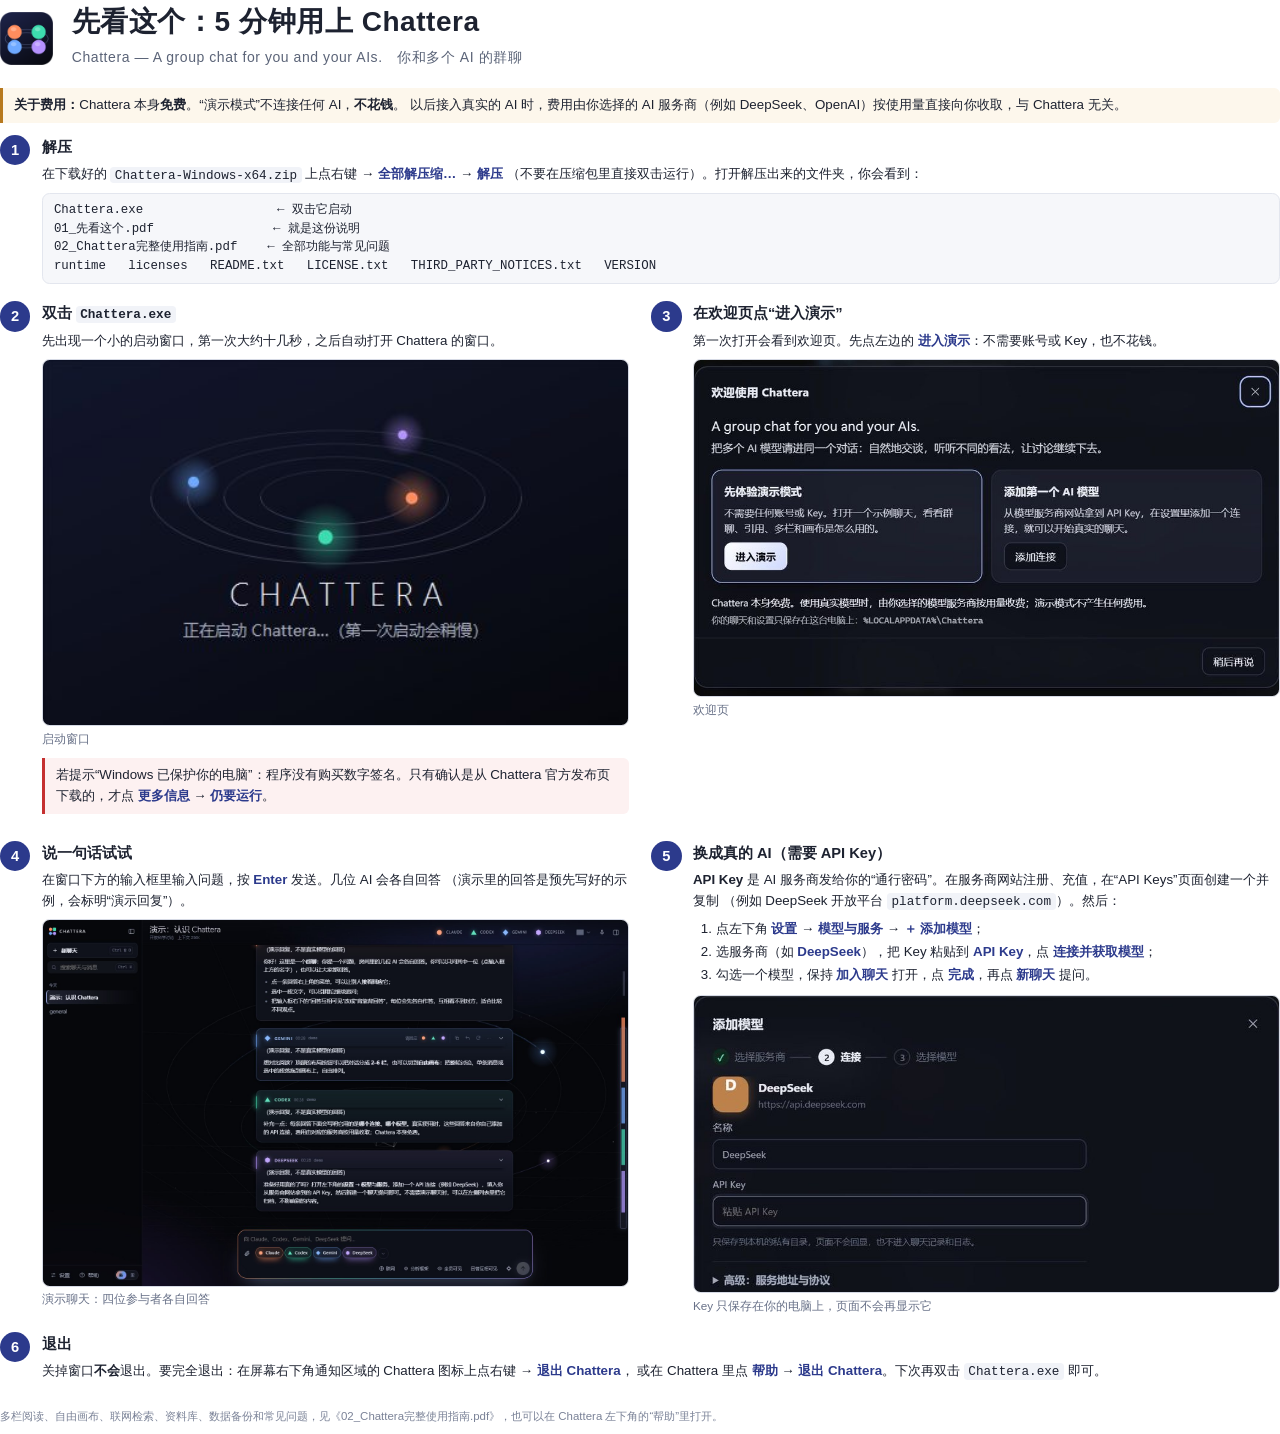
<file: docs/user-guide/01_start.html>
<!doctype html>
<html lang="zh-CN">
<head>
<meta charset="utf-8">
<title>先看这个 — Chattera 快速上手</title>
<link rel="stylesheet" href="guide.css">
<style>
  html { font-size: 10pt; line-height: 1.55; }
  .step { margin: 2mm 0; }
  .row { display: grid; grid-template-columns: 1fr 1fr; gap: 6mm; align-items: start; }
  figure { margin: 1.5mm 0 0; }
  h3 { font-size: 11pt; }
</style>
</head>
<body>
<div class="cover">
  <img src="../../src/static/mc/favicon.ico" alt="">
  <div><h1>先看这个：5 分钟用上 Chattera<small>Chattera — A group chat for you and your AIs.　你和多个 AI 的群聊</small></h1></div>
</div>

<div class="note money"><b>关于费用：</b>Chattera 本身<b>免费</b>。“演示模式”不连接任何 AI，<b>不花钱</b>。
以后接入真实的 AI 时，费用由你选择的 AI 服务商（例如 DeepSeek、OpenAI）按使用量直接向你收取，与 Chattera 无关。</div>

<div class="step"><div class="num">1</div><div>
  <h3>解压</h3>
  <p>在下载好的 <code>Chattera-Windows-x64.zip</code> 上点右键 → <b class="ui">全部解压缩…</b> → <b class="ui">解压</b>
  （不要在压缩包里直接双击运行）。打开解压出来的文件夹，你会看到：</p>
  <div class="files">Chattera.exe                  ← 双击它启动
01_先看这个.pdf                ← 就是这份说明
02_Chattera完整使用指南.pdf    ← 全部功能与常见问题
runtime   licenses   README.txt   LICENSE.txt   THIRD_PARTY_NOTICES.txt   VERSION</div>
</div></div>

<div class="row">
  <div class="step"><div class="num">2</div><div>
    <h3>双击 <code>Chattera.exe</code></h3>
    <p>先出现一个小的启动窗口，第一次大约十几秒，之后自动打开 Chattera 的窗口。</p>
    <figure><img src="img/splash.jpg" alt="启动窗口"><figcaption>启动窗口</figcaption></figure>
    <div class="note warn">若提示“Windows 已保护你的电脑”：程序没有购买数字签名。只有确认是从 Chattera 官方发布页下载的，才点
    <b class="ui">更多信息</b> → <b class="ui">仍要运行</b>。</div>
  </div></div>
  <div class="step"><div class="num">3</div><div>
    <h3>在欢迎页点“进入演示”</h3>
    <p>第一次打开会看到欢迎页。先点左边的 <b class="ui">进入演示</b>：不需要账号或 Key，也不花钱。</p>
    <figure><img src="img/01-welcome-crop.jpg" alt="欢迎页"><figcaption>欢迎页</figcaption></figure>
  </div></div>
</div>

<div class="row">
  <div class="step"><div class="num">4</div><div>
    <h3>说一句话试试</h3>
    <p>在窗口下方的输入框里输入问题，按 <b class="ui">Enter</b> 发送。几位 AI 会各自回答
    （演示里的回答是预先写好的示例，会标明“演示回复”）。</p>
    <figure><img src="img/02-demo-chat.jpg" alt="演示聊天"><figcaption>演示聊天：四位参与者各自回答</figcaption></figure>
  </div></div>
  <div class="step"><div class="num">5</div><div>
    <h3>换成真的 AI（需要 API Key）</h3>
    <p><b>API Key</b> 是 AI 服务商发给你的“通行密码”。在服务商网站注册、充值，在“API Keys”页面创建一个并复制
    （例如 DeepSeek 开放平台 <code>platform.deepseek.com</code>）。然后：</p>
    <ol>
      <li>点左下角 <b class="ui">设置</b> → <b class="ui">模型与服务</b> → <b class="ui">＋ 添加模型</b>；</li>
      <li>选服务商（如 <b class="ui">DeepSeek</b>），把 Key 粘贴到 <b class="ui">API Key</b>，点 <b class="ui">连接并获取模型</b>；</li>
      <li>勾选一个模型，保持 <b class="ui">加入聊天</b> 打开，点 <b class="ui">完成</b>，再点 <b class="ui">新聊天</b> 提问。</li>
    </ol>
    <figure><img src="img/07-add-deepseek-crop.jpg" alt="填写 API Key"><figcaption>Key 只保存在你的电脑上，页面不会再显示它</figcaption></figure>
  </div></div>
</div>

<div class="step"><div class="num">6</div><div>
  <h3>退出</h3>
  <p>关掉窗口<b>不会</b>退出。要完全退出：在屏幕右下角通知区域的 Chattera 图标上点右键 → <b class="ui">退出 Chattera</b>，
  或在 Chattera 里点 <b class="ui">帮助</b> → <b class="ui">退出 Chattera</b>。下次再双击 <code>Chattera.exe</code> 即可。</p>
</div></div>

<p class="foot">多栏阅读、自由画布、联网检索、资料库、数据备份和常见问题，见《02_Chattera完整使用指南.pdf》，也可以在 Chattera 左下角的“帮助”里打开。</p>
</body>
</html>
</file>
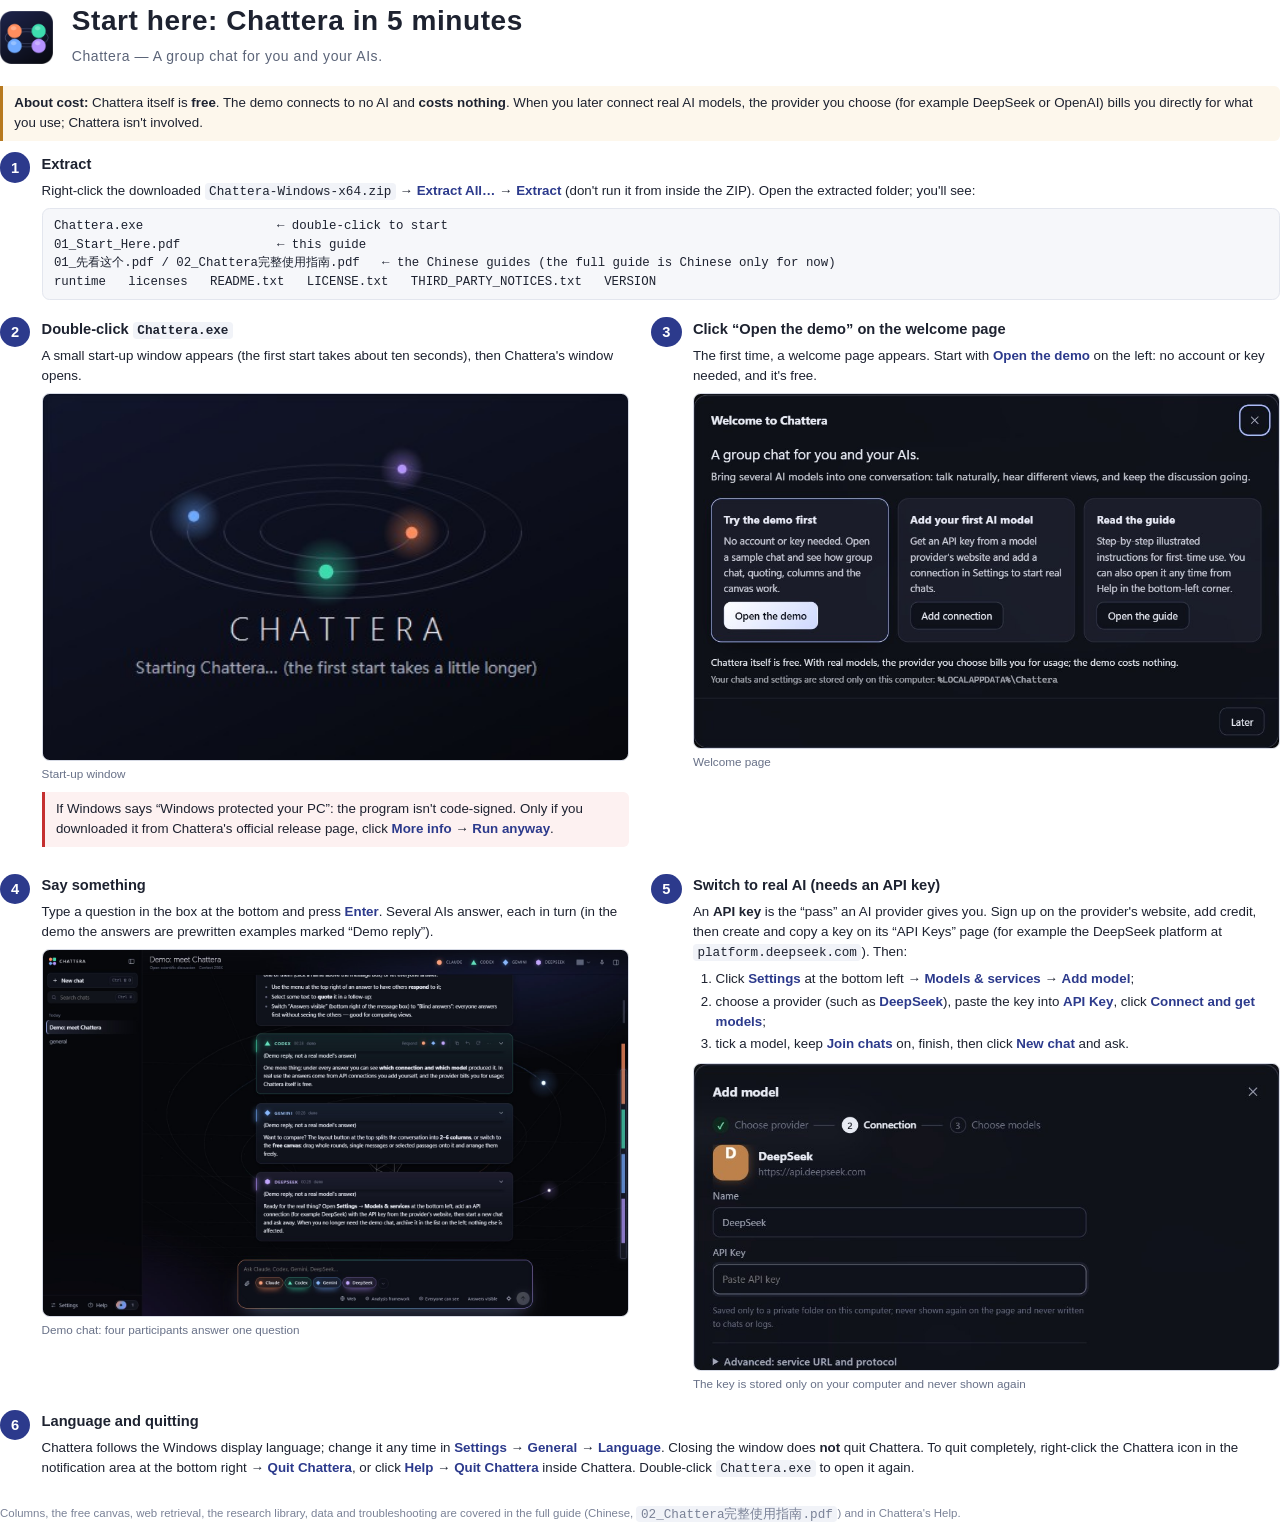
<file: docs/user-guide/01_start_en.html>
<!doctype html>
<html lang="en">
<head>
<meta charset="utf-8">
<title>Start here — Chattera quick start</title>
<link rel="stylesheet" href="guide.css">
<style>
  html { font-size: 10pt; line-height: 1.5; }
  .step { margin: 2mm 0; }
  .row { display: grid; grid-template-columns: 1fr 1fr; gap: 6mm; align-items: start; }
  figure { margin: 1.5mm 0 0; }
  h3 { font-size: 11pt; }
</style>
</head>
<body>
<div class="cover">
  <img src="../../src/static/mc/favicon.ico" alt="">
  <div><h1>Start here: Chattera in 5 minutes<small>Chattera — A group chat for you and your AIs.</small></h1></div>
</div>

<div class="note money"><b>About cost:</b> Chattera itself is <b>free</b>. The demo connects to no AI and <b>costs nothing</b>.
When you later connect real AI models, the provider you choose (for example DeepSeek or OpenAI) bills you directly for
what you use; Chattera isn't involved.</div>

<div class="step"><div class="num">1</div><div>
  <h3>Extract</h3>
  <p>Right-click the downloaded <code>Chattera-Windows-x64.zip</code> → <b class="ui">Extract All…</b> → <b class="ui">Extract</b>
  (don't run it from inside the ZIP). Open the extracted folder; you'll see:</p>
  <div class="files">Chattera.exe                  ← double-click to start
01_Start_Here.pdf             ← this guide
01_先看这个.pdf / 02_Chattera完整使用指南.pdf   ← the Chinese guides (the full guide is Chinese only for now)
runtime   licenses   README.txt   LICENSE.txt   THIRD_PARTY_NOTICES.txt   VERSION</div>
</div></div>

<div class="row">
  <div class="step"><div class="num">2</div><div>
    <h3>Double-click <code>Chattera.exe</code></h3>
    <p>A small start-up window appears (the first start takes about ten seconds), then Chattera's window opens.</p>
    <figure><img src="img/splash-en.jpg" alt="Start-up window"><figcaption>Start-up window</figcaption></figure>
    <div class="note warn">If Windows says “Windows protected your PC”: the program isn't code-signed. Only if you downloaded it
    from Chattera's official release page, click <b class="ui">More info</b> → <b class="ui">Run anyway</b>.</div>
  </div></div>
  <div class="step"><div class="num">3</div><div>
    <h3>Click “Open the demo” on the welcome page</h3>
    <p>The first time, a welcome page appears. Start with <b class="ui">Open the demo</b> on the left: no account or key needed, and it's free.</p>
    <figure><img src="img/01-welcome-crop-en.jpg" alt="Welcome page"><figcaption>Welcome page</figcaption></figure>
  </div></div>
</div>

<div class="row">
  <div class="step"><div class="num">4</div><div>
    <h3>Say something</h3>
    <p>Type a question in the box at the bottom and press <b class="ui">Enter</b>. Several AIs answer, each in turn
    (in the demo the answers are prewritten examples marked “Demo reply”).</p>
    <figure><img src="img/02-demo-chat-en.jpg" alt="Demo chat"><figcaption>Demo chat: four participants answer one question</figcaption></figure>
  </div></div>
  <div class="step"><div class="num">5</div><div>
    <h3>Switch to real AI (needs an API key)</h3>
    <p>An <b>API key</b> is the “pass” an AI provider gives you. Sign up on the provider's website, add credit, then create
    and copy a key on its “API Keys” page (for example the DeepSeek platform at <code>platform.deepseek.com</code>). Then:</p>
    <ol>
      <li>Click <b class="ui">Settings</b> at the bottom left → <b class="ui">Models &amp; services</b> → <b class="ui">Add model</b>;</li>
      <li>choose a provider (such as <b class="ui">DeepSeek</b>), paste the key into <b class="ui">API Key</b>, click <b class="ui">Connect and get models</b>;</li>
      <li>tick a model, keep <b class="ui">Join chats</b> on, finish, then click <b class="ui">New chat</b> and ask.</li>
    </ol>
    <figure><img src="img/07-add-deepseek-crop-en.jpg" alt="Entering the API key"><figcaption>The key is stored only on your computer and never shown again</figcaption></figure>
  </div></div>
</div>

<div class="step"><div class="num">6</div><div>
  <h3>Language and quitting</h3>
  <p>Chattera follows the Windows display language; change it any time in <b class="ui">Settings</b> → <b class="ui">General</b> →
  <b class="ui">Language</b>. Closing the window does <b>not</b> quit Chattera. To quit completely, right-click the Chattera icon in the
  notification area at the bottom right → <b class="ui">Quit Chattera</b>, or click <b class="ui">Help</b> → <b class="ui">Quit Chattera</b>
  inside Chattera. Double-click <code>Chattera.exe</code> to open it again.</p>
</div></div>

<p class="foot">Columns, the free canvas, web retrieval, the research library, data and troubleshooting are covered in the full
guide (Chinese, <code>02_Chattera完整使用指南.pdf</code>) and in Chattera's Help.</p>
</body>
</html>
</file>
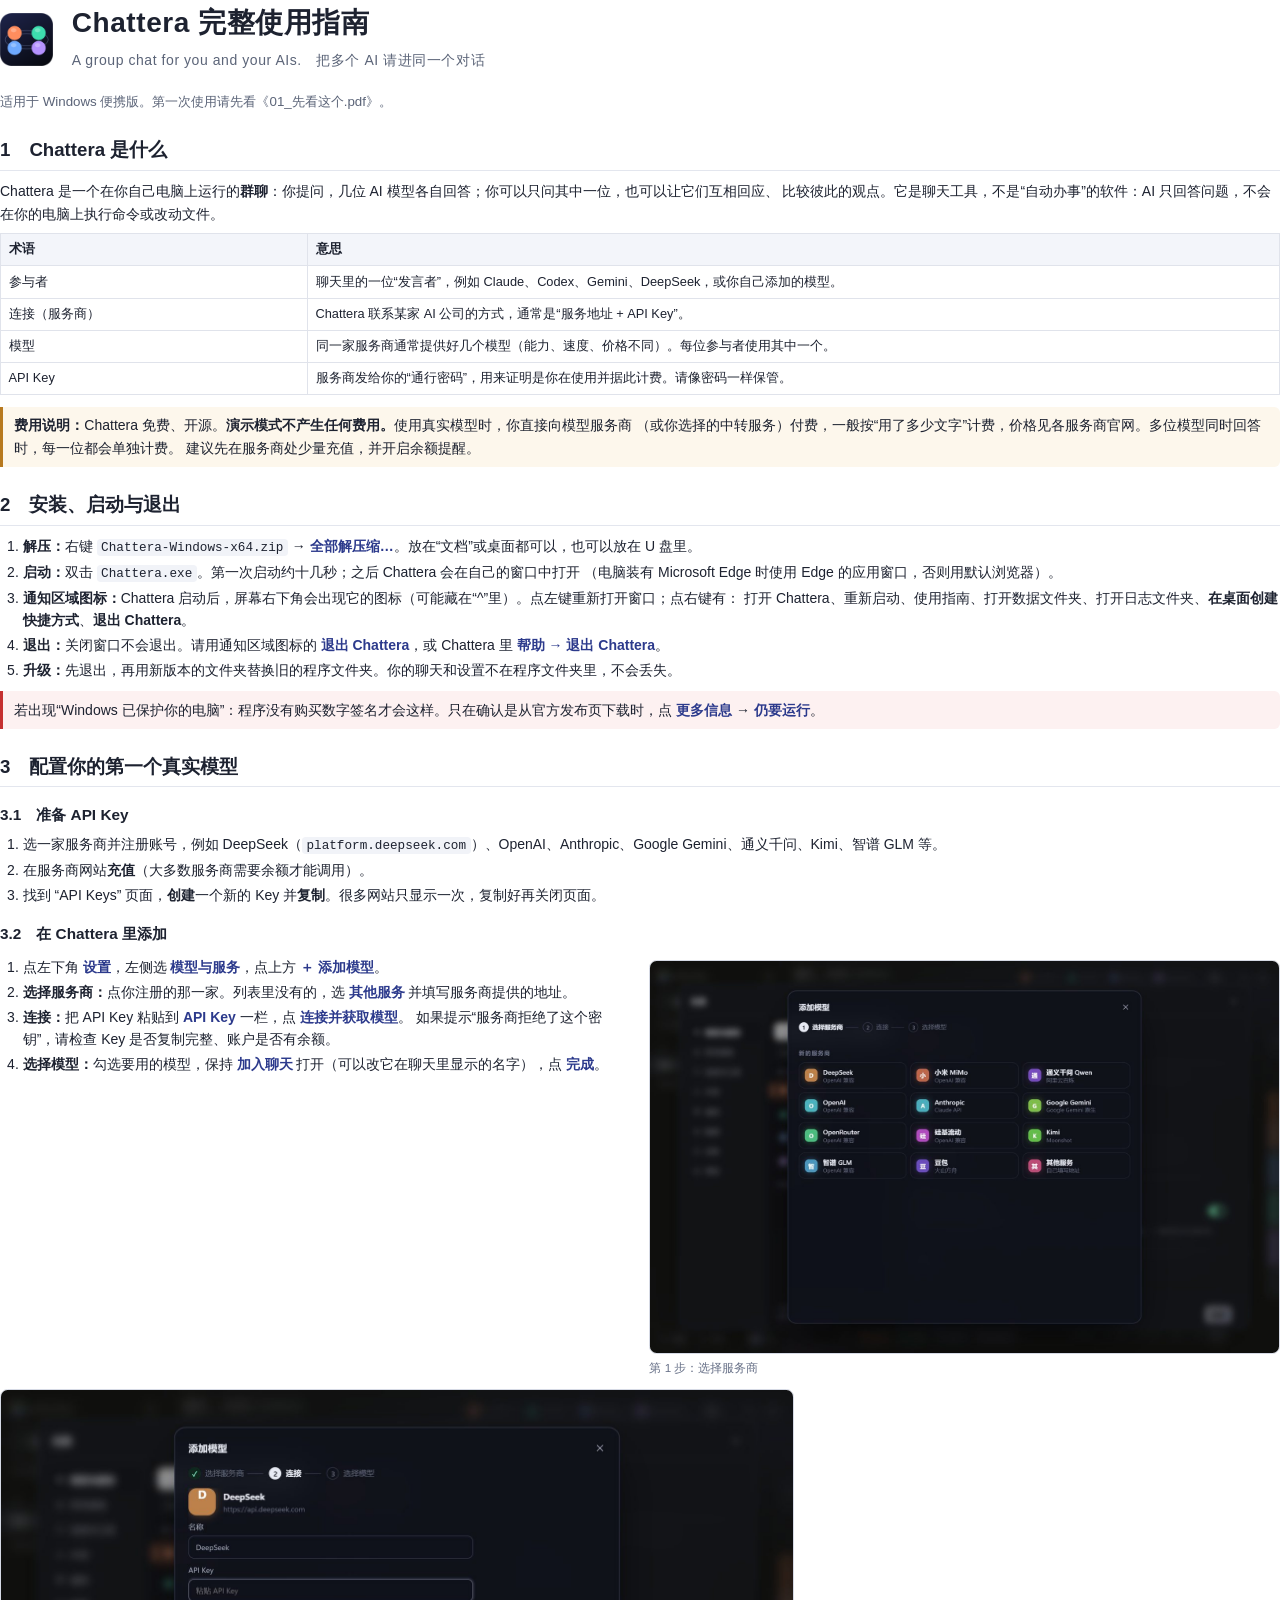
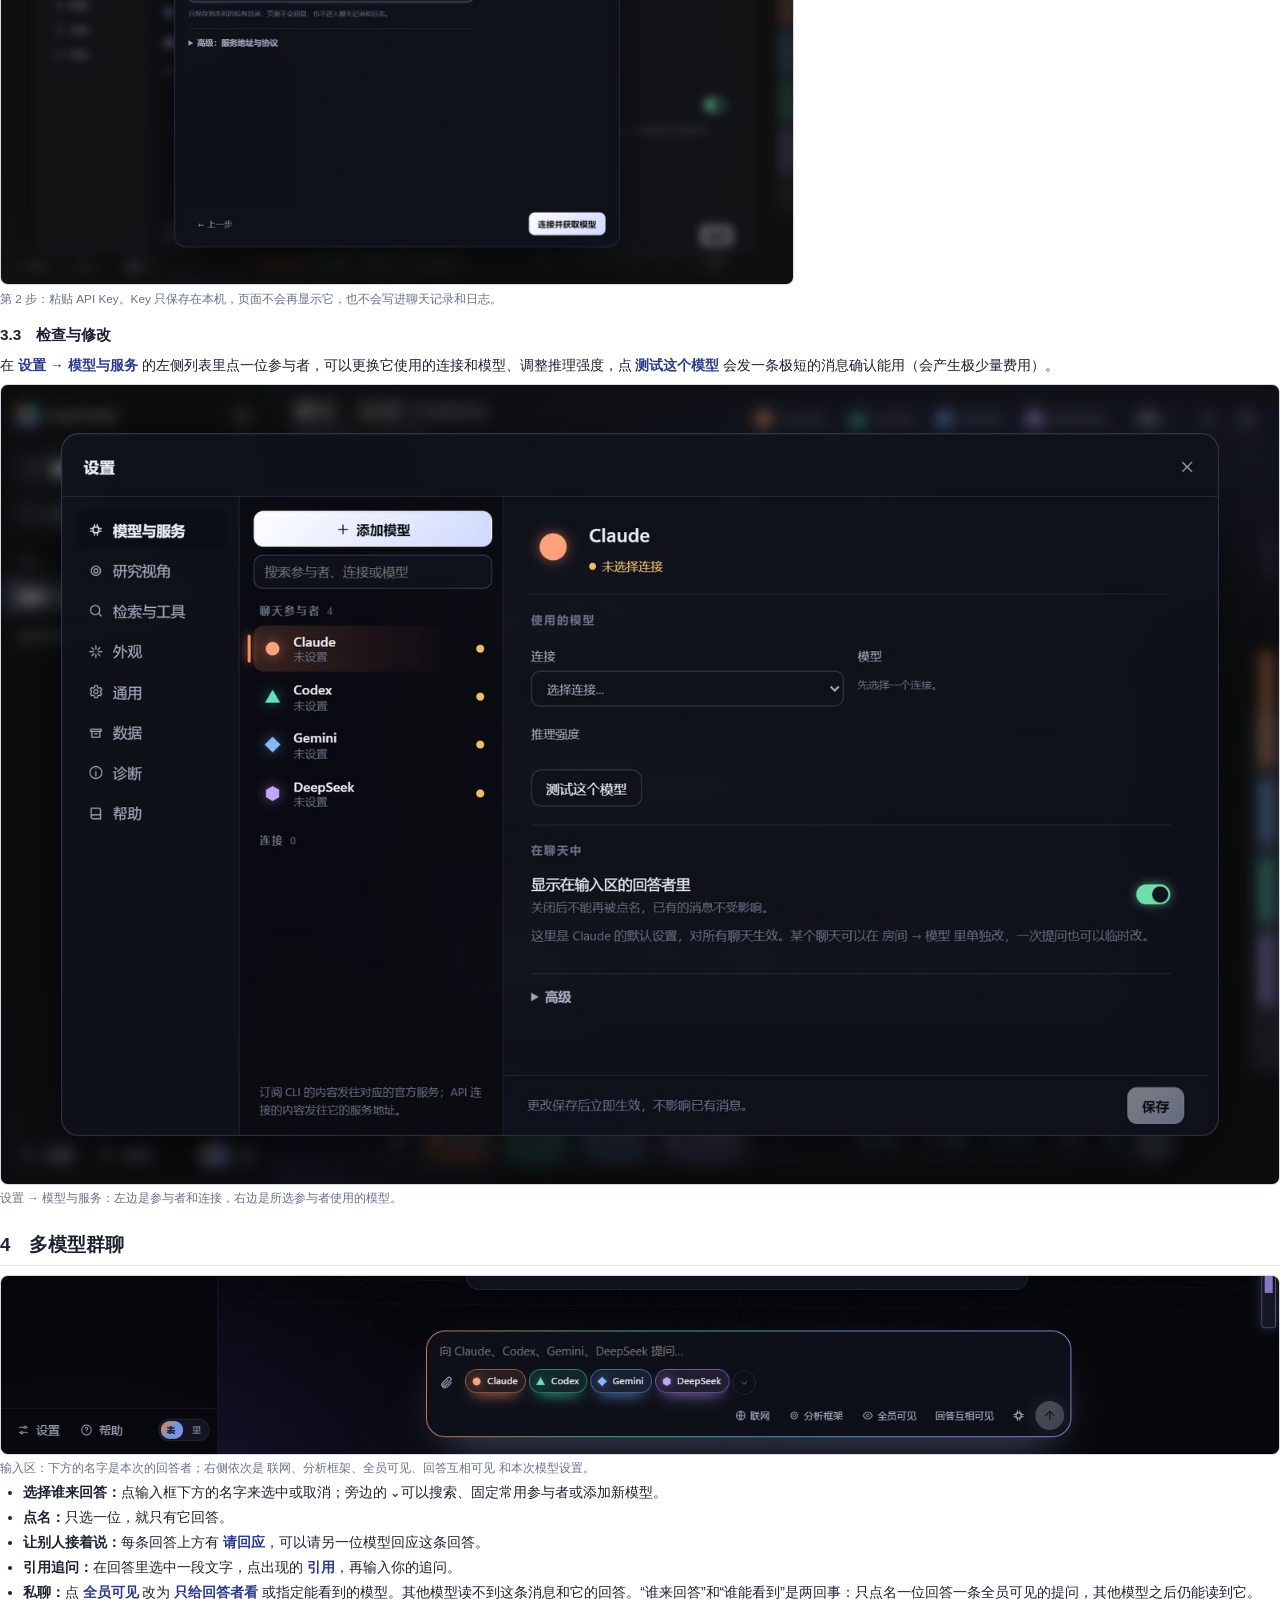
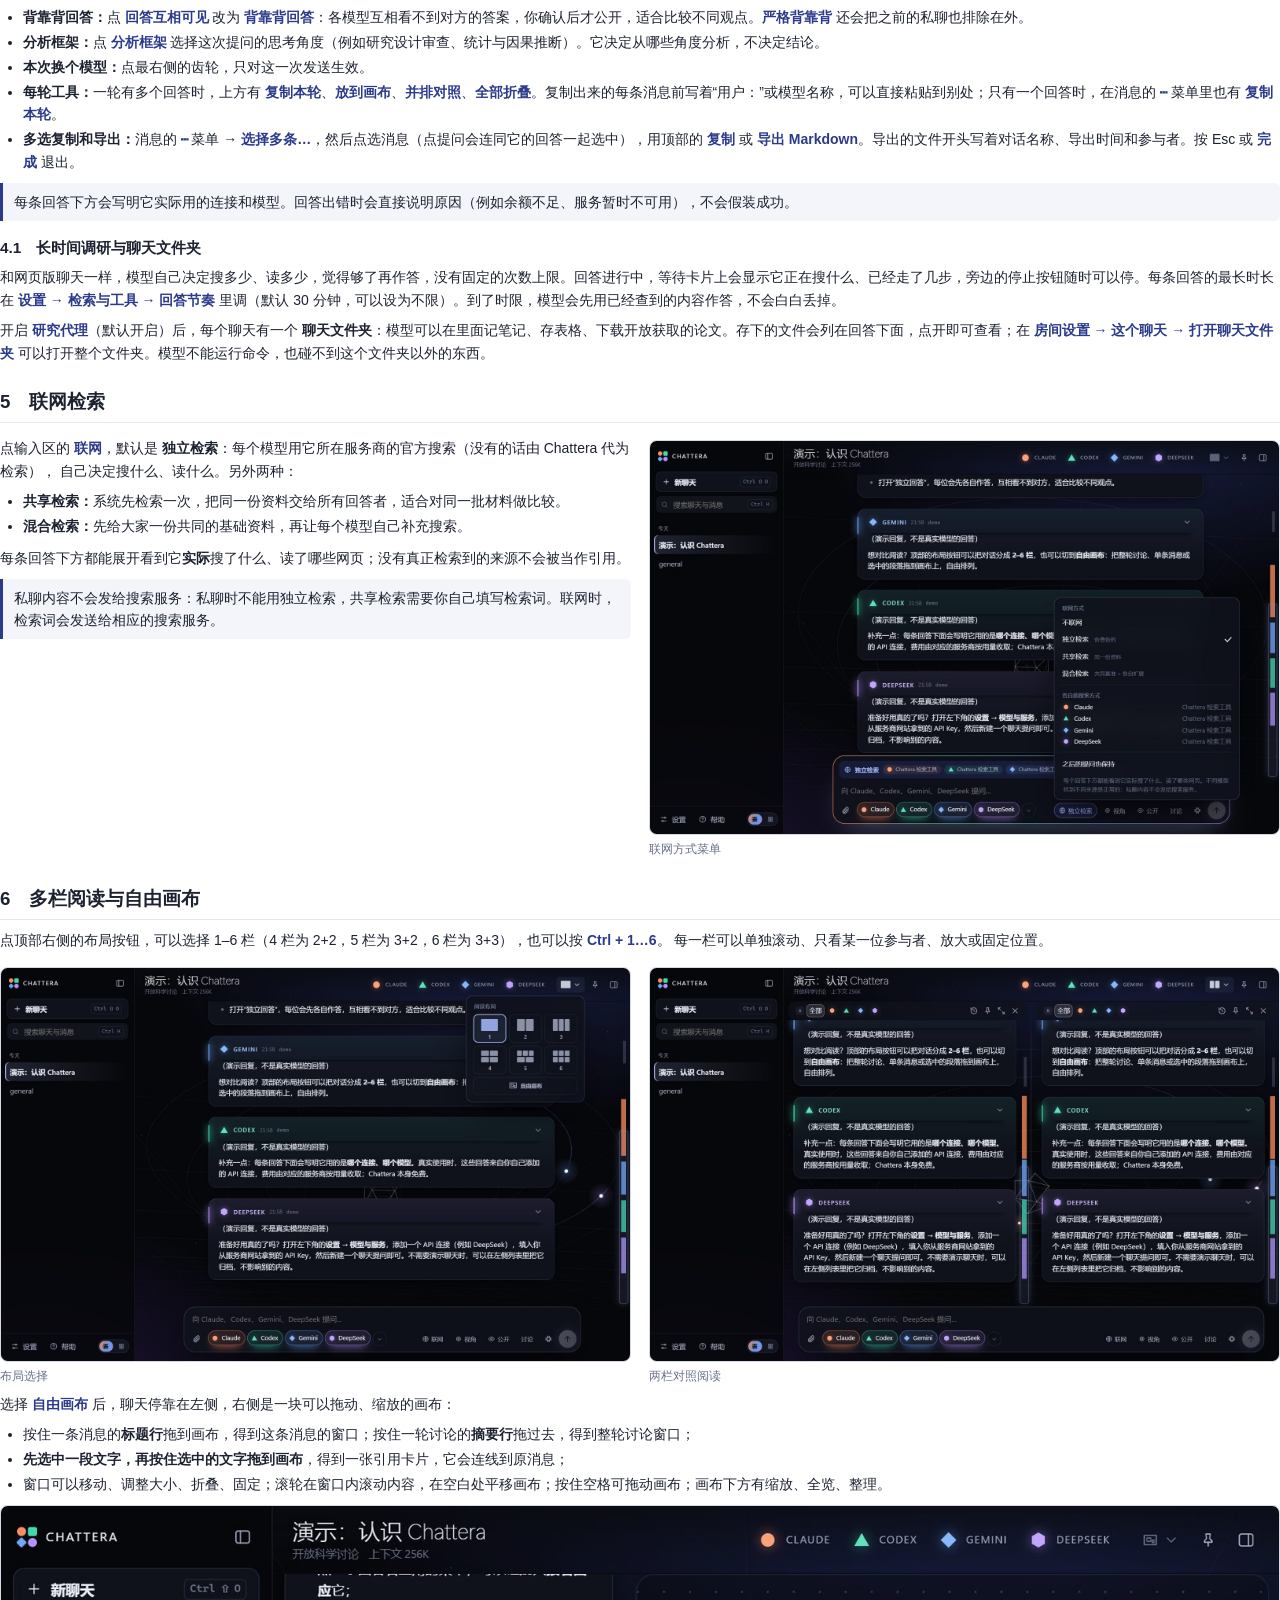
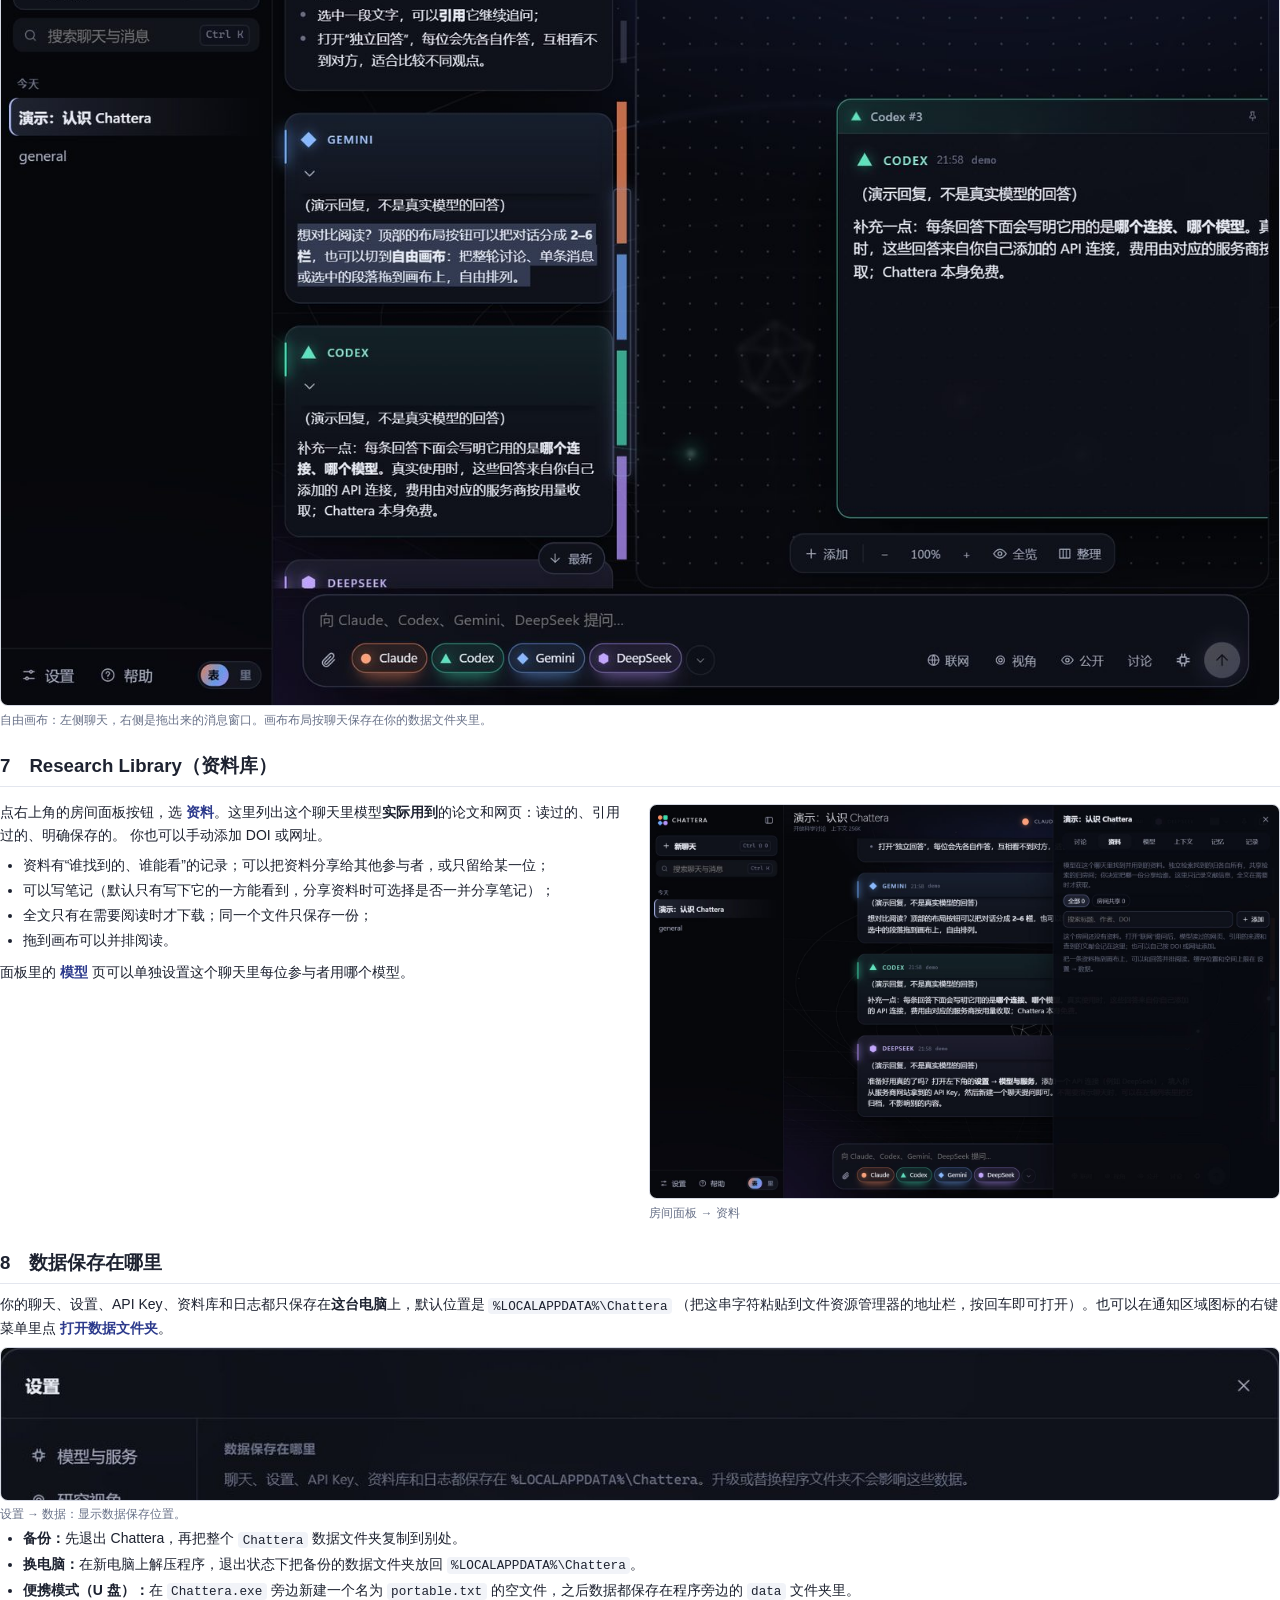
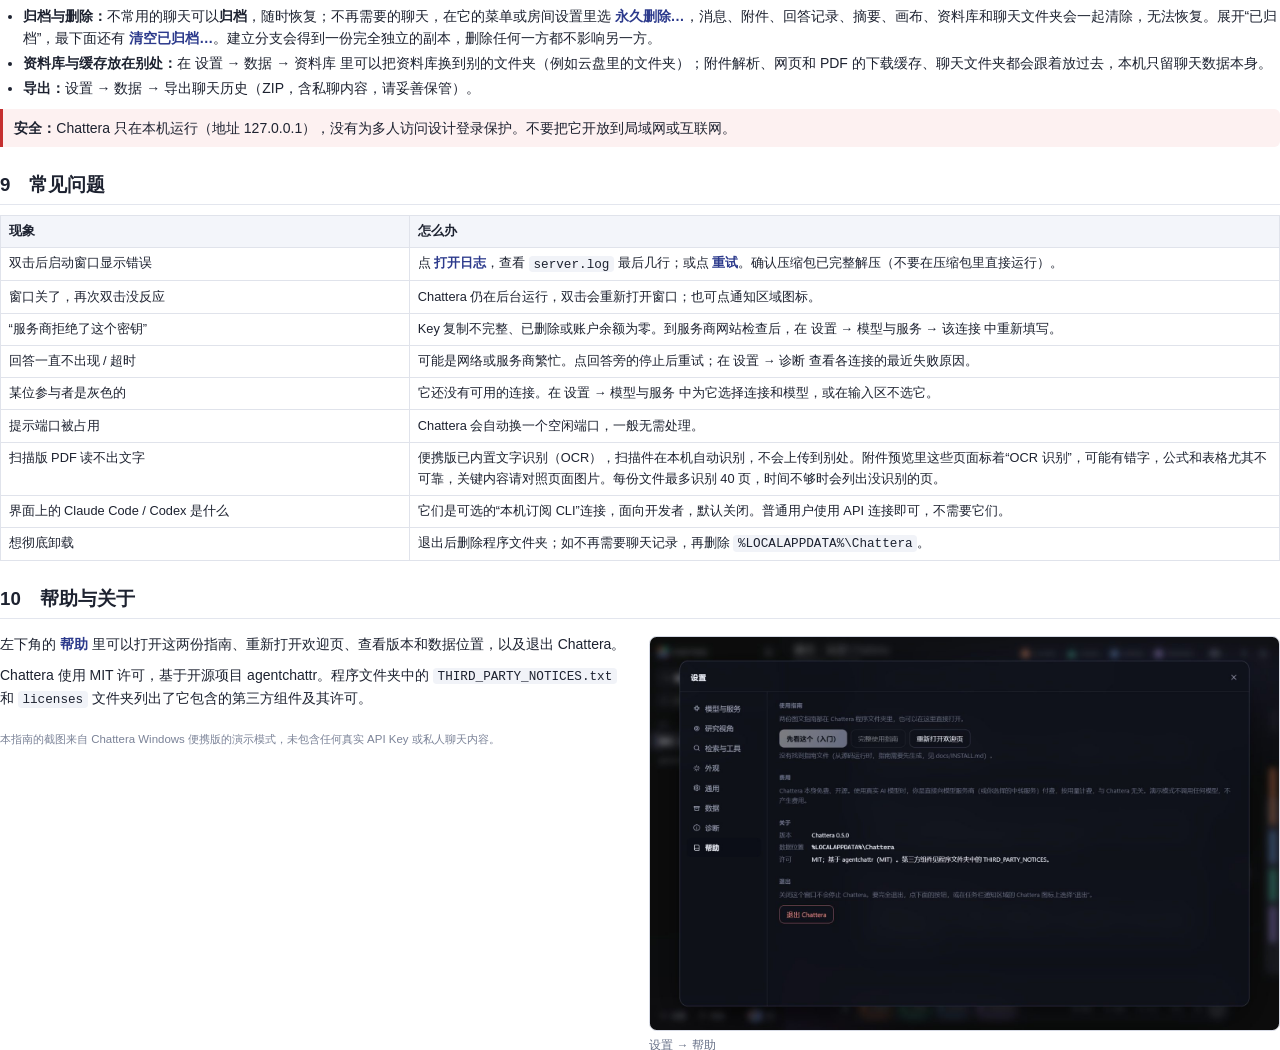
<file: docs/user-guide/02_full.html>
<!doctype html>
<html lang="zh-CN">
<head>
<meta charset="utf-8">
<title>Chattera 完整使用指南</title>
<link rel="stylesheet" href="guide.css">
</head>
<body>
<div class="cover">
  <img src="../../src/static/mc/favicon.ico" alt="">
  <div><h1>Chattera 完整使用指南<small>A group chat for you and your AIs.　把多个 AI 请进同一个对话</small></h1></div>
</div>
<p class="tag">适用于 Windows 便携版。第一次使用请先看《01_先看这个.pdf》。</p>

<h2>1　Chattera 是什么</h2>
<p>Chattera 是一个在你自己电脑上运行的<b>群聊</b>：你提问，几位 AI 模型各自回答；你可以只问其中一位，也可以让它们互相回应、
比较彼此的观点。它是聊天工具，不是“自动办事”的软件：AI 只回答问题，不会在你的电脑上执行命令或改动文件。</p>
<table>
  <tr><th style="width:24%">术语</th><th>意思</th></tr>
  <tr><td>参与者</td><td>聊天里的一位“发言者”，例如 Claude、Codex、Gemini、DeepSeek，或你自己添加的模型。</td></tr>
  <tr><td>连接（服务商）</td><td>Chattera 联系某家 AI 公司的方式，通常是“服务地址 + API Key”。</td></tr>
  <tr><td>模型</td><td>同一家服务商通常提供好几个模型（能力、速度、价格不同）。每位参与者使用其中一个。</td></tr>
  <tr><td>API Key</td><td>服务商发给你的“通行密码”，用来证明是你在使用并据此计费。请像密码一样保管。</td></tr>
</table>
<div class="note money"><b>费用说明：</b>Chattera 免费、开源。<b>演示模式不产生任何费用。</b>使用真实模型时，你直接向模型服务商
（或你选择的中转服务）付费，一般按“用了多少文字”计费，价格见各服务商官网。多位模型同时回答时，每一位都会单独计费。
建议先在服务商处少量充值，并开启余额提醒。</div>

<h2>2　安装、启动与退出</h2>
<ol>
  <li><b>解压：</b>右键 <code>Chattera-Windows-x64.zip</code> → <b class="ui">全部解压缩…</b>。放在“文档”或桌面都可以，也可以放在 U 盘里。</li>
  <li><b>启动：</b>双击 <code>Chattera.exe</code>。第一次启动约十几秒；之后 Chattera 会在自己的窗口中打开
  （电脑装有 Microsoft Edge 时使用 Edge 的应用窗口，否则用默认浏览器）。</li>
  <li><b>通知区域图标：</b>Chattera 启动后，屏幕右下角会出现它的图标（可能藏在“^”里）。点左键重新打开窗口；点右键有：
  打开 Chattera、重新启动、使用指南、打开数据文件夹、打开日志文件夹、<b>在桌面创建快捷方式</b>、<b>退出 Chattera</b>。</li>
  <li><b>退出：</b>关闭窗口不会退出。请用通知区域图标的 <b class="ui">退出 Chattera</b>，或 Chattera 里 <b class="ui">帮助 → 退出 Chattera</b>。</li>
  <li><b>升级：</b>先退出，再用新版本的文件夹替换旧的程序文件夹。你的聊天和设置不在程序文件夹里，不会丢失。</li>
</ol>
<div class="note warn">若出现“Windows 已保护你的电脑”：程序没有购买数字签名才会这样。只在确认是从官方发布页下载时，点 <b class="ui">更多信息</b> → <b class="ui">仍要运行</b>。</div>

<h2 class="pb">3　配置你的第一个真实模型</h2>
<h3>3.1　准备 API Key</h3>
<ol>
  <li>选一家服务商并注册账号，例如 DeepSeek（<code>platform.deepseek.com</code>）、OpenAI、Anthropic、Google Gemini、通义千问、Kimi、智谱 GLM 等。</li>
  <li>在服务商网站<b>充值</b>（大多数服务商需要余额才能调用）。</li>
  <li>找到 “API Keys” 页面，<b>创建</b>一个新的 Key 并<b>复制</b>。很多网站只显示一次，复制好再关闭页面。</li>
</ol>
<h3>3.2　在 Chattera 里添加</h3>
<div class="cols">
  <div>
    <ol>
      <li>点左下角 <b class="ui">设置</b>，左侧选 <b class="ui">模型与服务</b>，点上方 <b class="ui">＋ 添加模型</b>。</li>
      <li><b>选择服务商：</b>点你注册的那一家。列表里没有的，选 <b class="ui">其他服务</b> 并填写服务商提供的地址。</li>
      <li><b>连接：</b>把 API Key 粘贴到 <b class="ui">API Key</b> 一栏，点 <b class="ui">连接并获取模型</b>。
      如果提示“服务商拒绝了这个密钥”，请检查 Key 是否复制完整、账户是否有余额。</li>
      <li><b>选择模型：</b>勾选要用的模型，保持 <b class="ui">加入聊天</b> 打开（可以改它在聊天里显示的名字），点 <b class="ui">完成</b>。</li>
    </ol>
  </div>
  <figure><img src="img/06-add-provider.jpg" alt="选择服务商"><figcaption>第 1 步：选择服务商</figcaption></figure>
</div>
<figure class="half"><img src="img/07-add-deepseek.jpg" alt="填写 API Key"><figcaption>第 2 步：粘贴 API Key。Key 只保存在本机，页面不会再显示它，也不会写进聊天记录和日志。</figcaption></figure>
<h3>3.3　检查与修改</h3>
<p>在 <b class="ui">设置 → 模型与服务</b> 的左侧列表里点一位参与者，可以更换它使用的连接和模型、调整推理强度，点
<b class="ui">测试这个模型</b> 会发一条极短的消息确认能用（会产生极少量费用）。</p>
<figure><img src="img/05-settings-models.jpg" alt="模型与服务"><figcaption>设置 → 模型与服务：左边是参与者和连接，右边是所选参与者使用的模型。</figcaption></figure>

<h2>4　多模型群聊</h2>
<figure><img src="img/03-composer.jpg" alt="输入区"><figcaption>输入区：下方的名字是本次的回答者；右侧依次是 联网、分析框架、全员可见、回答互相可见 和本次模型设置。</figcaption></figure>
<ul>
  <li><b>选择谁来回答：</b>点输入框下方的名字来选中或取消；旁边的 <b class="ui">⌄</b> 可以搜索、固定常用参与者或添加新模型。</li>
  <li><b>点名：</b>只选一位，就只有它回答。</li>
  <li><b>让别人接着说：</b>每条回答上方有 <b class="ui">请回应</b>，可以请另一位模型回应这条回答。</li>
  <li><b>引用追问：</b>在回答里选中一段文字，点出现的 <b class="ui">引用</b>，再输入你的追问。</li>
  <li><b>私聊：</b>点 <b class="ui">全员可见</b> 改为 <b class="ui">只给回答者看</b> 或指定能看到的模型。其他模型读不到这条消息和它的回答。“谁来回答”和“谁能看到”是两回事：只点名一位回答一条全员可见的提问，其他模型之后仍能读到它。</li>
  <li><b>背靠背回答：</b>点 <b class="ui">回答互相可见</b> 改为 <b class="ui">背靠背回答</b>：各模型互相看不到对方的答案，你确认后才公开，适合比较不同观点。<b class="ui">严格背靠背</b> 还会把之前的私聊也排除在外。</li>
  <li><b>分析框架：</b>点 <b class="ui">分析框架</b> 选择这次提问的思考角度（例如研究设计审查、统计与因果推断）。它决定从哪些角度分析，不决定结论。</li>
  <li><b>本次换个模型：</b>点最右侧的齿轮，只对这一次发送生效。</li>
  <li><b>每轮工具：</b>一轮有多个回答时，上方有 <b class="ui">复制本轮</b>、<b class="ui">放到画布</b>、<b class="ui">并排对照</b>、<b class="ui">全部折叠</b>。复制出来的每条消息前写着“用户：”或模型名称，可以直接粘贴到别处；只有一个回答时，在消息的 <b class="ui">⋯</b> 菜单里也有 <b class="ui">复制本轮</b>。</li>
  <li><b>多选复制和导出：</b>消息的 <b class="ui">⋯</b> 菜单 → <b class="ui">选择多条…</b>，然后点选消息（点提问会连同它的回答一起选中），用顶部的 <b class="ui">复制</b> 或 <b class="ui">导出 Markdown</b>。导出的文件开头写着对话名称、导出时间和参与者。按 Esc 或 <b class="ui">完成</b> 退出。</li>
</ul>
<div class="note">每条回答下方会写明它实际用的连接和模型。回答出错时会直接说明原因（例如余额不足、服务暂时不可用），不会假装成功。</div>
<h3>4.1　长时间调研与聊天文件夹</h3>
<p>和网页版聊天一样，模型自己决定搜多少、读多少，觉得够了再作答，没有固定的次数上限。回答进行中，等待卡片上会显示它正在搜什么、已经走了几步，旁边的停止按钮随时可以停。每条回答的最长时长在 <b class="ui">设置 → 检索与工具 → 回答节奏</b> 里调（默认 30 分钟，可以设为不限）。到了时限，模型会先用已经查到的内容作答，不会白白丢掉。</p>
<p>开启 <b class="ui">研究代理</b>（默认开启）后，每个聊天有一个 <b>聊天文件夹</b>：模型可以在里面记笔记、存表格、下载开放获取的论文。存下的文件会列在回答下面，点开即可查看；在 <b class="ui">房间设置 → 这个聊天 → 打开聊天文件夹</b> 可以打开整个文件夹。模型不能运行命令，也碰不到这个文件夹以外的东西。</p>

<h2>5　联网检索</h2>
<div class="cols">
  <div>
    <p>点输入区的 <b class="ui">联网</b>，默认是 <b>独立检索</b>：每个模型用它所在服务商的官方搜索（没有的话由 Chattera 代为检索），
    自己决定搜什么、读什么。另外两种：</p>
    <ul>
      <li><b>共享检索：</b>系统先检索一次，把同一份资料交给所有回答者，适合对同一批材料做比较。</li>
      <li><b>混合检索：</b>先给大家一份共同的基础资料，再让每个模型自己补充搜索。</li>
    </ul>
    <p>每条回答下方都能展开看到它<b>实际</b>搜了什么、读了哪些网页；没有真正检索到的来源不会被当作引用。</p>
    <div class="note">私聊内容不会发给搜索服务：私聊时不能用独立检索，共享检索需要你自己填写检索词。联网时，检索词会发送给相应的搜索服务。</div>
  </div>
  <figure><img src="img/04-web-menu.jpg" alt="联网菜单"><figcaption>联网方式菜单</figcaption></figure>
</div>

<h2 class="pb">6　多栏阅读与自由画布</h2>
<p>点顶部右侧的布局按钮，可以选择 1–6 栏（4 栏为 2+2，5 栏为 3+2，6 栏为 3+3），也可以按 <b class="ui">Ctrl + 1…6</b>。
每一栏可以单独滚动、只看某一位参与者、放大或固定位置。</p>
<div class="cols">
  <figure><img src="img/11-layout-menu.jpg" alt="布局选择"><figcaption>布局选择</figcaption></figure>
  <figure><img src="img/12-two-columns.jpg" alt="两栏阅读"><figcaption>两栏对照阅读</figcaption></figure>
</div>
<p>选择 <b class="ui">自由画布</b> 后，聊天停靠在左侧，右侧是一块可以拖动、缩放的画布：</p>
<ul>
  <li>按住一条消息的<b>标题行</b>拖到画布，得到这条消息的窗口；按住一轮讨论的<b>摘要行</b>拖过去，得到整轮讨论窗口；</li>
  <li><b>先选中一段文字，再按住选中的文字拖到画布</b>，得到一张引用卡片，它会连线到原消息；</li>
  <li>窗口可以移动、调整大小、折叠、固定；滚轮在窗口内滚动内容，在空白处平移画布；按住空格可拖动画布；画布下方有缩放、全览、整理。</li>
</ul>
<figure><img src="img/13-canvas.jpg" alt="自由画布"><figcaption>自由画布：左侧聊天，右侧是拖出来的消息窗口。画布布局按聊天保存在你的数据文件夹里。</figcaption></figure>

<h2 class="pb">7　Research Library（资料库）</h2>
<div class="cols">
  <div>
    <p>点右上角的房间面板按钮，选 <b class="ui">资料</b>。这里列出这个聊天里模型<b>实际用到</b>的论文和网页：读过的、引用过的、明确保存的。
    你也可以手动添加 DOI 或网址。</p>
    <ul>
      <li>资料有“谁找到的、谁能看”的记录；可以把资料分享给其他参与者，或只留给某一位；</li>
      <li>可以写笔记（默认只有写下它的一方能看到，分享资料时可选择是否一并分享笔记）；</li>
      <li>全文只有在需要阅读时才下载；同一个文件只保存一份；</li>
      <li>拖到画布可以并排阅读。</li>
    </ul>
    <p>面板里的 <b class="ui">模型</b> 页可以单独设置这个聊天里每位参与者用哪个模型。</p>
  </div>
  <figure><img src="img/14-library.jpg" alt="资料库"><figcaption>房间面板 → 资料</figcaption></figure>
</div>

<h2>8　数据保存在哪里</h2>
<p>你的聊天、设置、API Key、资料库和日志都只保存在<b>这台电脑</b>上，默认位置是 <span class="path">%LOCALAPPDATA%\Chattera</span>
（把这串字符粘贴到文件资源管理器的地址栏，按回车即可打开）。也可以在通知区域图标的右键菜单里点 <b class="ui">打开数据文件夹</b>。</p>
<figure><img src="img/08-settings-data.jpg" alt="数据位置"><figcaption>设置 → 数据：显示数据保存位置。</figcaption></figure>
<ul>
  <li><b>备份：</b>先退出 Chattera，再把整个 <code>Chattera</code> 数据文件夹复制到别处。</li>
  <li><b>换电脑：</b>在新电脑上解压程序，退出状态下把备份的数据文件夹放回 <span class="path">%LOCALAPPDATA%\Chattera</span>。</li>
  <li><b>便携模式（U 盘）：</b>在 <code>Chattera.exe</code> 旁边新建一个名为 <code>portable.txt</code> 的空文件，之后数据都保存在程序旁边的 <code>data</code> 文件夹里。</li>
  <li><b>归档与删除：</b>不常用的聊天可以<b>归档</b>，随时恢复；不再需要的聊天，在它的菜单或房间设置里选 <b class="ui">永久删除…</b>，消息、附件、回答记录、摘要、画布、资料库和聊天文件夹会一起清除，无法恢复。展开“已归档”，最下面还有 <b class="ui">清空已归档…</b>。建立分支会得到一份完全独立的副本，删除任何一方都不影响另一方。</li>
  <li><b>资料库与缓存放在别处：</b>在 设置 → 数据 → 资料库 里可以把资料库换到别的文件夹（例如云盘里的文件夹）；附件解析、网页和 PDF 的下载缓存、聊天文件夹都会跟着放过去，本机只留聊天数据本身。</li>
  <li><b>导出：</b>设置 → 数据 → 导出聊天历史（ZIP，含私聊内容，请妥善保管）。</li>
</ul>
<div class="note warn"><b>安全：</b>Chattera 只在本机运行（地址 127.0.0.1），没有为多人访问设计登录保护。不要把它开放到局域网或互联网。</div>

<h2 class="pb">9　常见问题</h2>
<table>
  <tr><th style="width:32%">现象</th><th>怎么办</th></tr>
  <tr><td>双击后启动窗口显示错误</td><td>点 <b class="ui">打开日志</b>，查看 <code>server.log</code> 最后几行；或点 <b class="ui">重试</b>。确认压缩包已完整解压（不要在压缩包里直接运行）。</td></tr>
  <tr><td>窗口关了，再次双击没反应</td><td>Chattera 仍在后台运行，双击会重新打开窗口；也可点通知区域图标。</td></tr>
  <tr><td>“服务商拒绝了这个密钥”</td><td>Key 复制不完整、已删除或账户余额为零。到服务商网站检查后，在 设置 → 模型与服务 → 该连接 中重新填写。</td></tr>
  <tr><td>回答一直不出现 / 超时</td><td>可能是网络或服务商繁忙。点回答旁的停止后重试；在 设置 → 诊断 查看各连接的最近失败原因。</td></tr>
  <tr><td>某位参与者是灰色的</td><td>它还没有可用的连接。在 设置 → 模型与服务 中为它选择连接和模型，或在输入区不选它。</td></tr>
  <tr><td>提示端口被占用</td><td>Chattera 会自动换一个空闲端口，一般无需处理。</td></tr>
  <tr><td>扫描版 PDF 读不出文字</td><td>便携版已内置文字识别（OCR），扫描件在本机自动识别，不会上传到别处。附件预览里这些页面标着“OCR 识别”，可能有错字，公式和表格尤其不可靠，关键内容请对照页面图片。每份文件最多识别 40 页，时间不够时会列出没识别的页。</td></tr>
  <tr><td>界面上的 Claude Code / Codex 是什么</td><td>它们是可选的“本机订阅 CLI”连接，面向开发者，默认关闭。普通用户使用 API 连接即可，不需要它们。</td></tr>
  <tr><td>想彻底卸载</td><td>退出后删除程序文件夹；如不再需要聊天记录，再删除 <span class="path">%LOCALAPPDATA%\Chattera</span>。</td></tr>
</table>

<h2>10　帮助与关于</h2>
<div class="cols">
  <div>
    <p>左下角的 <b class="ui">帮助</b> 里可以打开这两份指南、重新打开欢迎页、查看版本和数据位置，以及退出 Chattera。</p>
    <p>Chattera 使用 MIT 许可，基于开源项目 agentchattr。程序文件夹中的 <code>THIRD_PARTY_NOTICES.txt</code> 和
    <code>licenses</code> 文件夹列出了它包含的第三方组件及其许可。</p>
    <p class="foot">本指南的截图来自 Chattera Windows 便携版的演示模式，未包含任何真实 API Key 或私人聊天内容。</p>
  </div>
  <figure><img src="img/09-settings-help.jpg" alt="帮助"><figcaption>设置 → 帮助</figcaption></figure>
</div>
</body>
</html>
</file>
<file: docs/user-guide/guide.css>
/* Print styles for the Chattera user guides (rendered to PDF by build_guides.js). */
@page { size: A4; margin: 14mm 15mm 14mm 15mm; }
* { box-sizing: border-box; }
html { font-family: "Microsoft YaHei UI", "Microsoft YaHei", "PingFang SC", "Noto Sans CJK SC", sans-serif; color: #1d2230; font-size: 10.5pt; line-height: 1.62; }
body { margin: 0; }
h1 { font-size: 21pt; margin: 0 0 2mm; letter-spacing: .02em; }
h1 small { display: block; font-size: 10.5pt; font-weight: 400; color: #5b6478; margin-top: 1mm; }
h2 { font-size: 14pt; margin: 6mm 0 2.5mm; padding-bottom: 1.2mm; border-bottom: 1.5px solid #e3e6ee; }
h3 { font-size: 11.5pt; margin: 4mm 0 1.5mm; }
p { margin: 1.2mm 0 2mm; }
ul, ol { margin: 1mm 0 2.5mm; padding-left: 6mm; }
li { margin: .6mm 0; }
code, .path { font-family: Consolas, "Cascadia Mono", monospace; font-size: 9.5pt; background: #f1f3f8; padding: .2mm 1.2mm; border-radius: 1mm; }
b.ui { font-weight: 700; color: #2c3a8c; }
.cover { display: flex; align-items: center; gap: 5mm; margin-bottom: 3mm; }
.cover img { width: 14mm; height: 14mm; }
.tag { color: #5b6478; font-size: 10pt; }
.step { display: grid; grid-template-columns: 9mm 1fr; gap: 2mm; margin: 3mm 0; break-inside: avoid; }
.num { width: 8mm; height: 8mm; border-radius: 50%; background: #2c3a8c; color: #fff; font-weight: 700; display: grid; place-items: center; font-size: 11pt; margin-top: .6mm; }
.step h3 { margin-top: .8mm; }
figure { margin: 2mm 0 1mm; break-inside: avoid; }
figure img { width: 100%; border-radius: 2mm; border: 1px solid #d5d9e4; display: block; }
figure.half img { width: 62%; }
figure.third img { width: 46%; }
figcaption { font-size: 8.8pt; color: #687188; margin-top: 1mm; }
.note { border-left: 3px solid #2c3a8c; background: #f3f5fb; padding: 2mm 3mm; margin: 2.5mm 0; border-radius: 0 1.5mm 1.5mm 0; break-inside: avoid; }
.money { border-left-color: #b7791f; background: #fdf7ec; }
.warn { border-left-color: #c53030; background: #fdf1f1; }
.files { font-family: Consolas, monospace; font-size: 9.3pt; background: #f6f7fa; border: 1px solid #e3e6ee; border-radius: 2mm; padding: 2mm 3mm; white-space: pre; line-height: 1.5; }
table { border-collapse: collapse; width: 100%; margin: 2mm 0 3mm; font-size: 9.6pt; break-inside: avoid; }
th, td { border: 1px solid #e0e3eb; padding: 1.4mm 2mm; text-align: left; vertical-align: top; }
th { background: #f3f5fa; }
.cols { display: grid; grid-template-columns: 1fr 1fr; gap: 5mm; align-items: start; }
.pb { break-before: page; }
.foot { margin-top: 5mm; font-size: 8.6pt; color: #7a8297; }
</file>
